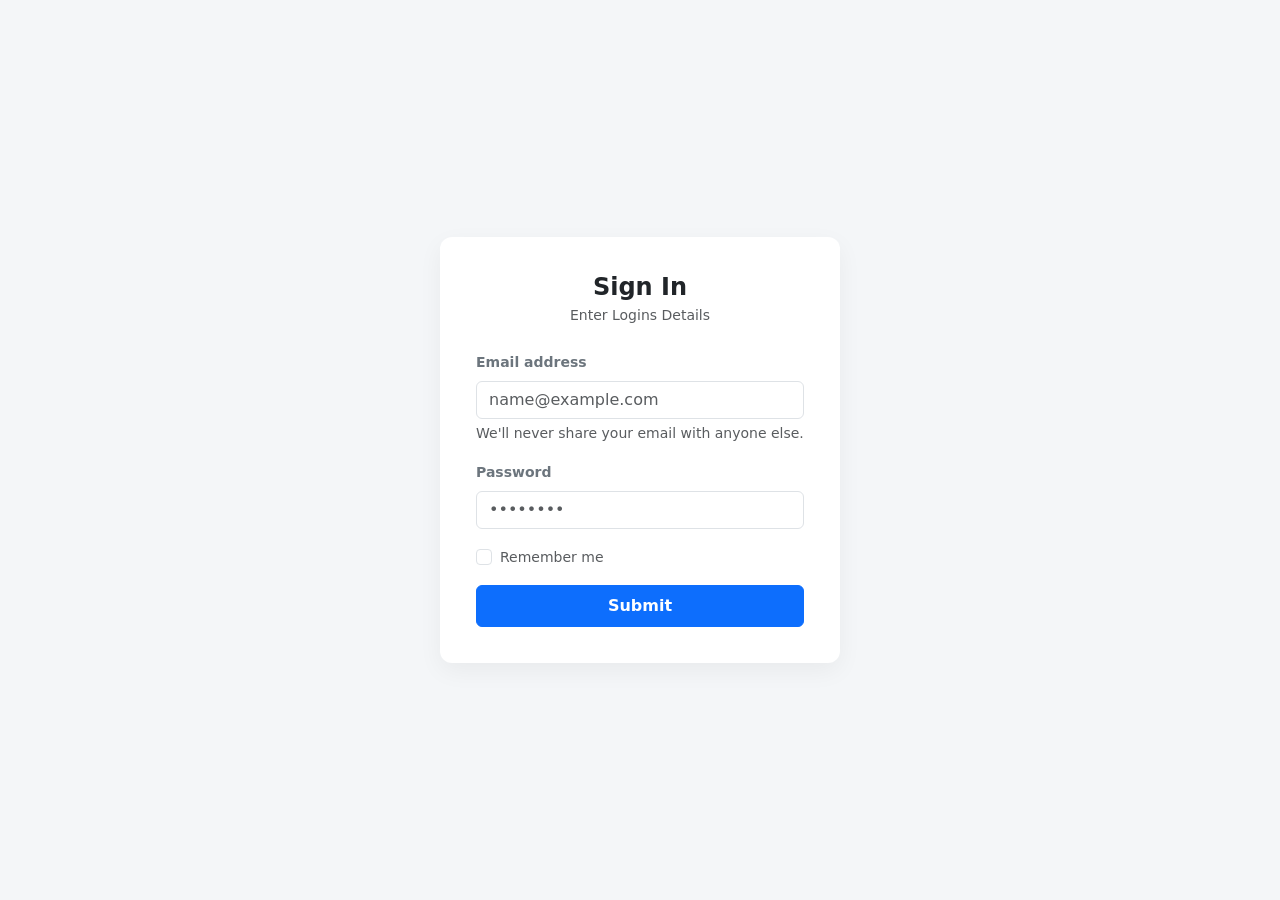
<file: Job Portal/login.html>
<!DOCTYPE html>
<html lang="en">
<head>
  <meta charset="UTF-8">
  <meta name="viewport" content="width=device-width, initial-scale=1.0">
  <title>Login</title>
  <link href="https://cdn.jsdelivr.net/npm/bootstrap@5.3.3/dist/css/bootstrap.min.css" rel="stylesheet">
  <style>
    body {
      background-color: #f4f6f8;
      min-height: 100vh;
      display: flex;
      align-items: center;
      justify-content: center;
      padding: 1rem;
    }
    .form-wrapper {
      width: 100%;
      max-width: 400px;
      background: #ffffff;
      padding: 2.25rem;
      border-radius: 12px;
      box-shadow: 0 8px 24px rgba(0, 0, 0, 0.05);
    }
    .form-control:focus {
      border-color: #0d6efd;
      box-shadow: 0 0 0 0.25rem rgba(13, 110, 253, 0.15);
    }
  </style>
</head>
<body>

  <div class="form-wrapper">
    <div class="mb-4 text-center">
      <h4 class="fw-bold text-dark mb-1">Sign In</h4>
      <p class="text-muted small">Enter Logins Details</p>
    </div>

    <form>
      <div class="mb-3">
        <label for="exampleInputEmail1" class="form-label small fw-semibold text-secondary">Email address</label>
        <input type="email" class="form-control" id="exampleInputEmail1" aria-describedby="emailHelp" placeholder="name@example.com" required>
        <div id="emailHelp" class="form-text">We'll never share your email with anyone else.</div>
      </div>
      <div class="mb-3">
        <label for="exampleInputPassword1" class="form-label small fw-semibold text-secondary">Password</label>
        <input type="password" class="form-control" id="exampleInputPassword1" placeholder="••••••••" required>
      </div>
      <div class="mb-3 form-check">
        <input type="checkbox" class="form-check-input" id="exampleCheck1">
        <label class="form-check-label small text-muted" for="exampleCheck1">Remember me</label>
      </div>
      <button type="submit" class="btn btn-primary w-100 py-2 fw-semibold"><a class="text-white text-decoration-none" href="index.html">Submit</a></button>
    </form>
  </div>

  <script src="https://cdn.jsdelivr.net/npm/bootstrap@5.3.3/dist/js/bootstrap.bundle.min.js"></script>
</body>
</html>
</file>
